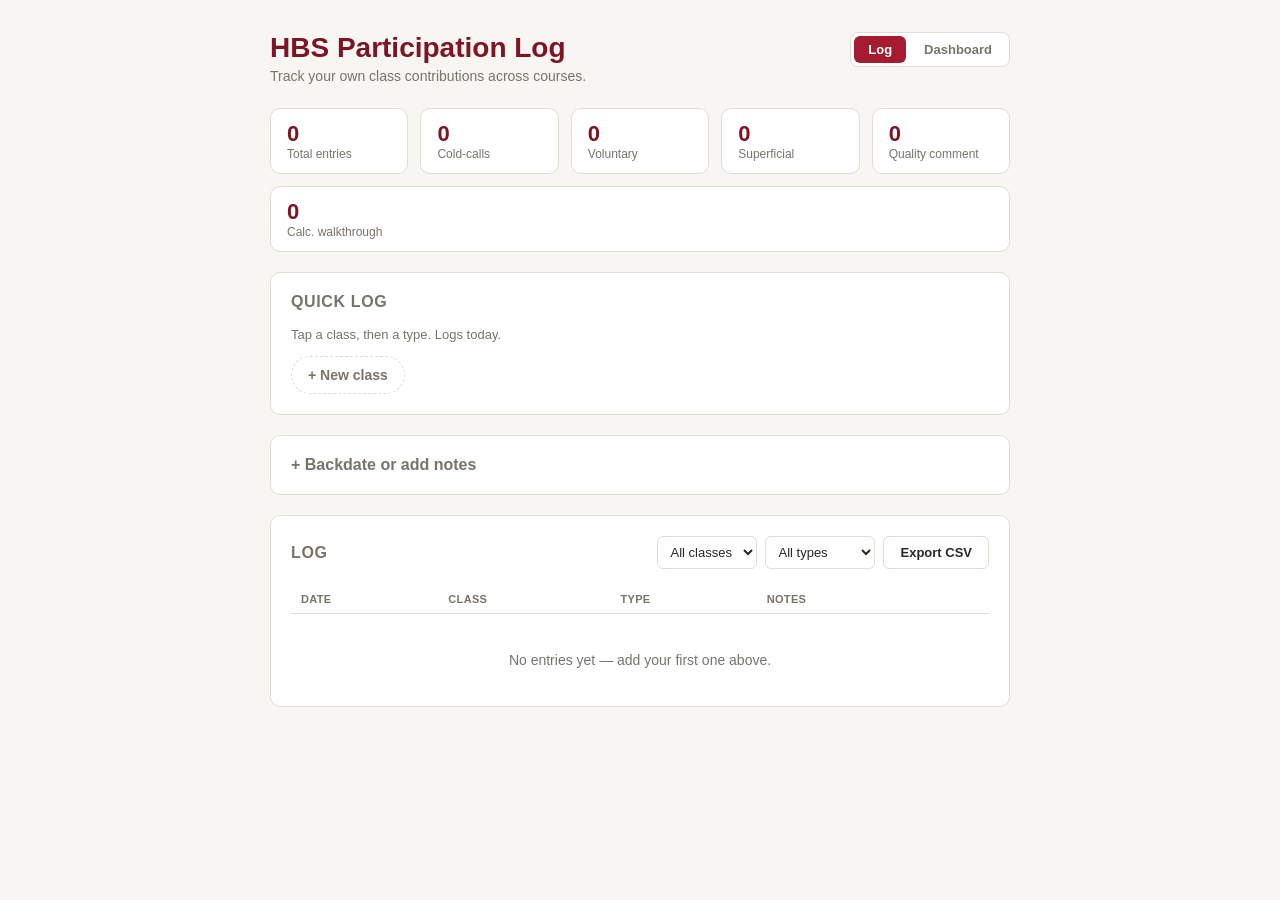
<file: index.html>
<!DOCTYPE html>
<html lang="en">
<head>
<meta charset="UTF-8">
<meta name="viewport" content="width=device-width, initial-scale=1.0">
<title>HBS Participation Log</title>
<link rel="stylesheet" href="style.css">
<link rel="manifest" href="manifest.json">
<meta name="theme-color" content="#a51c30">
<link rel="apple-touch-icon" href="icons/icon-180.png">
<meta name="apple-mobile-web-app-capable" content="yes">
<meta name="apple-mobile-web-app-status-bar-style" content="black-translucent">
<meta name="apple-mobile-web-app-title" content="Participation">
</head>
<body>
<div class="wrap">
  <header>
    <div class="title-row">
      <div>
        <h1>HBS Participation Log</h1>
        <p class="subtitle">Track your own class contributions across courses.</p>
      </div>
      <nav class="page-nav">
        <a class="nav-link" href="index.html" aria-current="page">Log</a>
        <a class="nav-link" href="dashboard.html">Dashboard</a>
      </nav>
    </div>
  </header>

  <section class="stats" id="stats"></section>

  <section class="card">
    <h2>Quick log</h2>
    <p class="quick-hint" id="quick-hint">Tap a class, then a type. Logs today.</p>

    <div class="chip-row" id="quick-classes"></div>

    <div class="quick-new-class" id="quick-new-class-wrap" hidden>
      <input type="text" id="quick-new-class-input" placeholder="New class name">
      <button type="button" class="btn small" id="quick-new-class-save">Add</button>
      <button type="button" class="btn small" id="quick-new-class-cancel">Cancel</button>
    </div>

    <div class="quick-types" id="quick-types" hidden>
      <div class="quick-selected" id="quick-selected-class"></div>
      <div class="chip-row">
        <button type="button" class="chip type-chip" data-type="Cold-call">Cold-call</button>
        <button type="button" class="chip type-chip" data-type="Voluntary">Voluntary</button>
        <button type="button" class="chip type-chip" data-type="No participation">Didn't speak</button>
        <button type="button" class="chip chip-ghost" id="quick-cancel-class">Cancel</button>
      </div>
      <div class="chip-row" id="quick-subtypes" hidden>
        <button type="button" class="chip subtype-chip" data-subtype="Superficial">Superficial</button>
        <button type="button" class="chip subtype-chip" data-subtype="Quality comment">Quality comment</button>
        <button type="button" class="chip subtype-chip" data-subtype="Calculation walkthrough">Calculation walkthrough</button>
      </div>
    </div>

    <p class="quick-confirm" id="quick-confirm" hidden></p>
  </section>

  <details class="card">
    <summary>Backdate or add notes</summary>
    <form id="entry-form">
      <div class="field-row">
        <div class="field">
          <label for="date">Date</label>
          <input type="date" id="date" required>
        </div>
        <div class="field">
          <label for="class-name">Class / Course</label>
          <input type="text" id="class-name" list="class-options" placeholder="e.g. FIN1, Strategy" required>
          <datalist id="class-options"></datalist>
        </div>
      </div>

      <div class="field">
        <label>Type</label>
        <div class="radio-row">
          <label class="radio"><input type="radio" name="type" value="Cold-call" checked> Cold-call</label>
          <label class="radio"><input type="radio" name="type" value="Voluntary"> Voluntary</label>
          <label class="radio"><input type="radio" name="type" value="No participation"> Didn't speak</label>
        </div>
      </div>

      <div class="field" id="subtype-field" hidden>
        <label for="subtype">Voluntary type</label>
        <select id="subtype">
          <option value="">Select one…</option>
          <option value="Superficial">Superficial</option>
          <option value="Quality comment">Quality comment</option>
          <option value="Calculation walkthrough">Calculation walkthrough</option>
        </select>
      </div>

      <div class="field">
        <label for="notes">Notes (optional)</label>
        <textarea id="notes" rows="2" placeholder="What did you say?"></textarea>
      </div>

      <button type="submit" class="btn primary">Add entry</button>
    </form>
  </details>

  <section class="card">
    <div class="log-header">
      <h2>Log</h2>
      <div class="filters">
        <select id="filter-class">
          <option value="">All classes</option>
        </select>
        <select id="filter-type">
          <option value="">All types</option>
          <option value="Cold-call">Cold-call</option>
          <option value="Voluntary">Voluntary</option>
          <option value="No participation">Didn't speak</option>
        </select>
        <button type="button" class="btn" id="export-btn">Export CSV</button>
      </div>
    </div>
    <div class="table-wrap">
      <table id="log-table">
        <thead>
          <tr>
            <th>Date</th>
            <th>Class</th>
            <th>Type</th>
            <th>Notes</th>
            <th></th>
          </tr>
        </thead>
        <tbody id="log-body"></tbody>
      </table>
      <p id="empty-state" class="empty-state" hidden>No entries yet — add your first one above.</p>
    </div>
  </section>
</div>
<script src="app.js"></script>
</body>
</html>
</file>
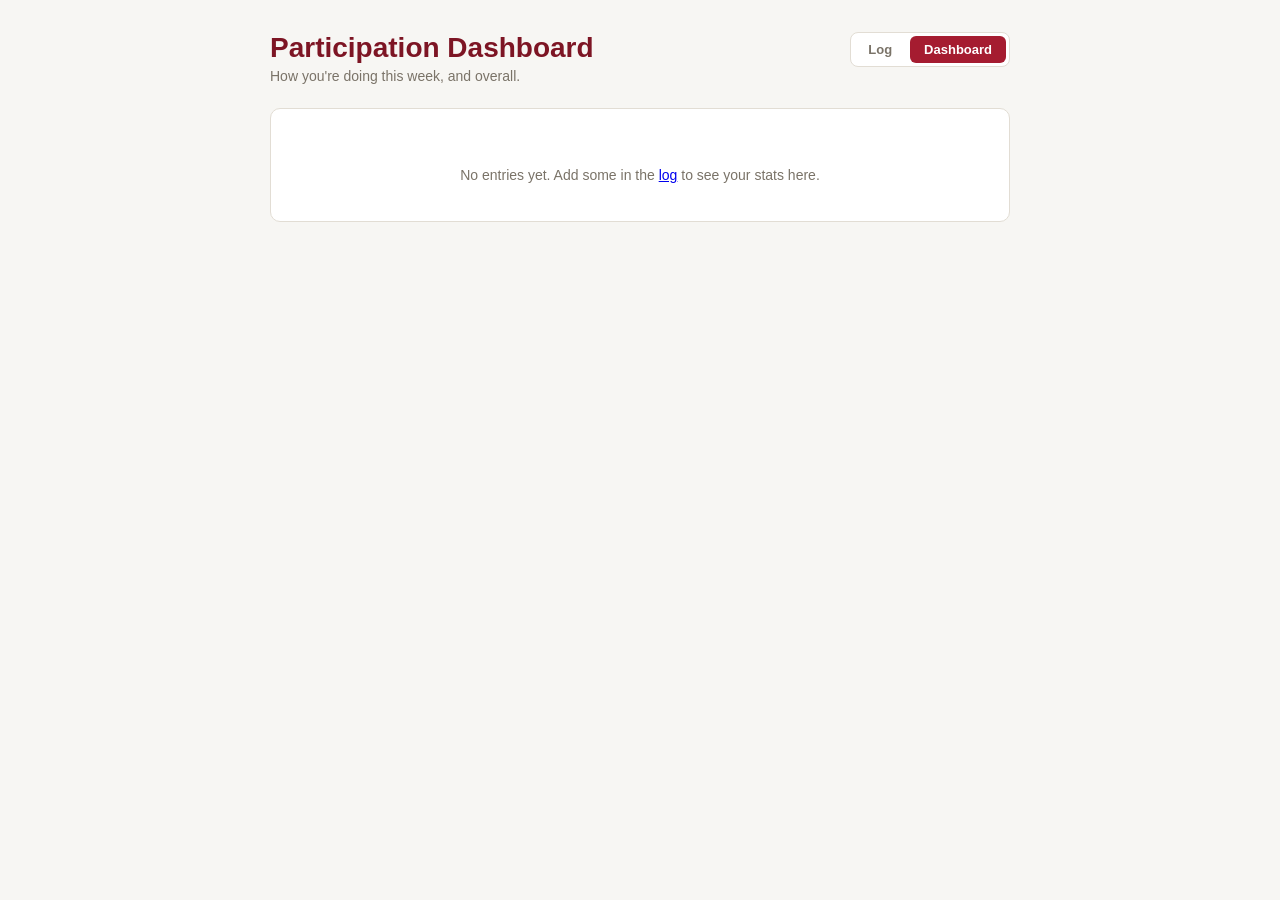
<file: dashboard.html>
<!DOCTYPE html>
<html lang="en">
<head>
<meta charset="UTF-8">
<meta name="viewport" content="width=device-width, initial-scale=1.0">
<title>Dashboard — HBS Participation Log</title>
<link rel="stylesheet" href="style.css">
<link rel="manifest" href="manifest.json">
<meta name="theme-color" content="#a51c30">
<link rel="apple-touch-icon" href="icons/icon-180.png">
<meta name="apple-mobile-web-app-capable" content="yes">
<meta name="apple-mobile-web-app-status-bar-style" content="black-translucent">
<meta name="apple-mobile-web-app-title" content="Participation">
</head>
<body>
<div class="wrap">
  <header>
    <div class="title-row">
      <div>
        <h1>Participation Dashboard</h1>
        <p class="subtitle">How you're doing this week, and overall.</p>
      </div>
      <nav class="page-nav">
        <a class="nav-link" href="index.html">Log</a>
        <a class="nav-link" href="dashboard.html" aria-current="page">Dashboard</a>
      </nav>
    </div>
  </header>

  <section class="card" id="empty-dashboard" hidden>
    <p class="empty-state">No entries yet. Add some in the <a href="index.html">log</a> to see your stats here.</p>
  </section>

  <div id="dashboard-content" hidden>
    <div class="control-bar">
      <div class="view-tabs" id="view-tabs">
        <button type="button" class="tab-btn" data-view="week" aria-current="page">This week</button>
        <button type="button" class="tab-btn" data-view="overall">Overall</button>
      </div>
    </div>

    <section class="card view-panel" id="view-week">
      <div class="section-header">
        <h2>This week</h2>
        <span class="section-sub" id="week-range"></span>
      </div>
      <div class="stats" id="week-stats"></div>

      <div class="chart-block">
        <div class="chart-title-row">
          <h3>Speaking pace</h3>
          <span class="section-sub">Aim: speak at least once every 2–3 classes</span>
        </div>
        <div id="pace-list" class="pace-row"></div>
      </div>

      <div class="chart-block">
        <div class="chart-title-row">
          <h3>By class, by day</h3>
          <div class="legend" id="week-legend"></div>
        </div>
        <div id="week-grid" class="table-wrap"></div>
      </div>
    </section>

    <section class="card view-panel" id="view-overall" hidden>
      <div class="section-header">
        <h2>Overall</h2>
        <span class="section-sub" id="overall-range"></span>
      </div>
      <div class="stats" id="overall-stats"></div>

      <div class="chart-block">
        <div class="chart-title-row">
          <h3>Breakdown by class</h3>
        </div>
        <div id="class-breakdown" class="table-wrap"></div>
      </div>
    </section>
  </div>
</div>
<script src="dashboard.js"></script>
</body>
</html>
</file>
<file: style.css>
:root {
  --bg: #f7f6f3;
  --card: #ffffff;
  --border: #e2ddd4;
  --text: #2b2824;
  --muted: #7a7368;
  --accent: #a51c30;
  --accent-dark: #7d1524;
  --coldcall: #d9663f;
  --voluntary: #2f6f4e;

  /* dataviz palette (light) */
  --viz-surface: #fcfcfb;
  --viz-text-primary: #0b0b0b;
  --viz-text-secondary: #52514e;
  --viz-muted: #898781;

  /* weekly heatmap: binary spoke / didn't speak */
  --heat-no: #f3f2ef;
  --heat-yes: #2a78d6;
}

@media (prefers-color-scheme: dark) {
  :root:not([data-theme="light"]) {
    --viz-surface: #1a1a19;
    --viz-text-primary: #ffffff;
    --viz-text-secondary: #c3c2b7;
    --viz-muted: #898781;
    --heat-no: #232320;
    --heat-yes: #3987e5;
  }
}
:root[data-theme="dark"] {
  --viz-surface: #1a1a19;
  --viz-text-primary: #ffffff;
  --viz-text-secondary: #c3c2b7;
  --viz-muted: #898781;
  --heat-no: #232320;
  --heat-yes: #3987e5;
}

* { box-sizing: border-box; }

body {
  margin: 0;
  background: var(--bg);
  color: var(--text);
  font-family: -apple-system, BlinkMacSystemFont, "Segoe UI", Helvetica, Arial, sans-serif;
}

.wrap {
  max-width: 780px;
  margin: 0 auto;
  padding: 32px 20px 80px;
}

header h1 {
  margin: 0 0 4px;
  font-size: 28px;
  color: var(--accent-dark);
}

.subtitle {
  margin: 0 0 24px;
  color: var(--muted);
  font-size: 14px;
}

.card {
  background: var(--card);
  border: 1px solid var(--border);
  border-radius: 10px;
  padding: 20px;
  margin-bottom: 20px;
}

.card h2 {
  margin: 0 0 16px;
  font-size: 16px;
  text-transform: uppercase;
  letter-spacing: 0.04em;
  color: var(--muted);
}

.field-row {
  display: flex;
  gap: 12px;
}

.field {
  margin-bottom: 14px;
  flex: 1;
}

label {
  display: block;
  font-size: 13px;
  font-weight: 600;
  margin-bottom: 4px;
}

input[type="text"], input[type="date"], select, textarea {
  width: 100%;
  padding: 8px 10px;
  border: 1px solid var(--border);
  border-radius: 6px;
  font-size: 14px;
  font-family: inherit;
  background: #fff;
  color: var(--text);
}

textarea { resize: vertical; }

.radio-row {
  display: flex;
  gap: 20px;
}

.radio {
  display: flex;
  align-items: center;
  gap: 6px;
  font-weight: 500;
  font-size: 14px;
}

.radio input { margin: 0; }

.btn {
  padding: 8px 16px;
  border-radius: 6px;
  border: 1px solid var(--border);
  background: #fff;
  color: var(--text);
  font-size: 13px;
  font-weight: 600;
  cursor: pointer;
}

.btn:hover { background: #f1efe9; }

.btn.primary {
  background: var(--accent);
  border-color: var(--accent);
  color: #fff;
}

.btn.primary:hover { background: var(--accent-dark); }

.btn.small {
  padding: 4px 10px;
  font-size: 12px;
}

/* --- quick log --- */

.quick-hint {
  margin: 0 0 14px;
  color: var(--muted);
  font-size: 13px;
}

.chip-row {
  display: flex;
  flex-wrap: wrap;
  gap: 8px;
}

.chip-row[hidden] { display: none; }

.chip {
  padding: 10px 16px;
  border-radius: 999px;
  border: 1px solid var(--border);
  background: #fff;
  color: var(--text);
  font-size: 14px;
  font-weight: 600;
  cursor: pointer;
  font-family: inherit;
}

.chip:hover { background: #f1efe9; }

.chip.class-chip:active,
.chip.type-chip:active,
.chip.subtype-chip:active {
  background: var(--accent);
  border-color: var(--accent);
  color: #fff;
}

.chip.chip-ghost {
  background: transparent;
  color: var(--muted);
  border-style: dashed;
}

.quick-new-class {
  display: flex;
  gap: 8px;
  margin-top: 10px;
}

.quick-new-class[hidden] { display: none; }

.quick-new-class input {
  flex: 1;
  padding: 8px 10px;
  border: 1px solid var(--border);
  border-radius: 6px;
  font-size: 14px;
  font-family: inherit;
}

.quick-types {
  margin-top: 16px;
  padding-top: 16px;
  border-top: 1px solid var(--border);
}

.quick-selected {
  font-size: 13px;
  color: var(--muted);
  margin-bottom: 8px;
}

.quick-selected::before {
  content: "Class: ";
}

#quick-subtypes {
  margin-top: 10px;
}

.quick-confirm {
  margin: 14px 0 0;
  font-size: 14px;
  font-weight: 600;
  color: var(--voluntary);
}

details.card summary {
  cursor: pointer;
  font-size: 16px;
  font-weight: 700;
  color: var(--muted);
  list-style: none;
}

details.card summary::-webkit-details-marker { display: none; }

details.card summary::before {
  content: "+ ";
}

details.card[open] summary::before {
  content: "– ";
}

details.card[open] summary {
  margin-bottom: 16px;
}

.log-header {
  display: flex;
  justify-content: space-between;
  align-items: center;
  flex-wrap: wrap;
  gap: 10px;
  margin-bottom: 16px;
}

.log-header h2 { margin: 0; }

.filters {
  display: flex;
  gap: 8px;
}

.filters select {
  width: auto;
  font-size: 13px;
  padding: 6px 8px;
}

.table-wrap { overflow-x: auto; }

table {
  width: 100%;
  border-collapse: collapse;
  font-size: 13px;
}

th, td {
  text-align: left;
  padding: 8px 10px;
  border-bottom: 1px solid var(--border);
  vertical-align: top;
}

th {
  color: var(--muted);
  font-size: 11px;
  text-transform: uppercase;
  letter-spacing: 0.03em;
}

.badge {
  display: inline-block;
  padding: 2px 8px;
  border-radius: 999px;
  font-size: 12px;
  font-weight: 600;
  white-space: nowrap;
}

.badge.coldcall { background: rgba(217,102,63,0.15); color: var(--coldcall); }
.badge.voluntary { background: rgba(47,111,78,0.15); color: var(--voluntary); }
.badge.noparticipation { background: rgba(122,115,104,0.15); color: var(--muted); }

.empty-state {
  text-align: center;
  color: var(--muted);
  padding: 24px 0 4px;
  font-size: 14px;
}

.stats {
  display: flex;
  gap: 12px;
  margin-bottom: 20px;
  flex-wrap: wrap;
}

.stat {
  background: var(--card);
  border: 1px solid var(--border);
  border-radius: 10px;
  padding: 12px 16px;
  flex: 1;
  min-width: 120px;
}

.stat .num {
  font-size: 22px;
  font-weight: 700;
  color: var(--accent-dark);
}

.stat .label {
  font-size: 12px;
  color: var(--muted);
}

/* --- dashboard --- */

.title-row {
  display: flex;
  justify-content: space-between;
  align-items: flex-start;
  gap: 16px;
  margin-bottom: 24px;
}

.title-row h1 { margin: 0 0 4px; }
.title-row .subtitle { margin: 0; }

.page-nav {
  display: flex;
  gap: 4px;
  background: var(--card);
  border: 1px solid var(--border);
  border-radius: 8px;
  padding: 3px;
  flex-shrink: 0;
}

.nav-link {
  padding: 6px 14px;
  border-radius: 6px;
  font-size: 13px;
  font-weight: 600;
  color: var(--muted);
  text-decoration: none;
}

.nav-link[aria-current="page"] {
  background: var(--accent);
  color: #fff;
}

.control-bar {
  display: flex;
  justify-content: space-between;
  align-items: center;
  flex-wrap: wrap;
  gap: 12px;
  margin-bottom: 16px;
}

.view-tabs {
  display: flex;
  gap: 4px;
  background: var(--card);
  border: 1px solid var(--border);
  border-radius: 8px;
  padding: 3px;
}

.tab-btn {
  padding: 7px 16px;
  border-radius: 6px;
  border: none;
  background: transparent;
  color: var(--muted);
  font-size: 13px;
  font-weight: 600;
  cursor: pointer;
  font-family: inherit;
}

.tab-btn[aria-current="page"] {
  background: var(--accent);
  color: #fff;
}

.section-header {
  display: flex;
  justify-content: space-between;
  align-items: baseline;
  margin-bottom: 16px;
  flex-wrap: wrap;
  gap: 6px;
}

.section-header h2 {
  margin: 0;
  font-size: 16px;
  text-transform: uppercase;
  letter-spacing: 0.04em;
  color: var(--muted);
}

.section-sub {
  font-size: 13px;
  color: var(--muted);
}

.chart-block { margin-top: 12px; }

.chart-title-row {
  display: flex;
  justify-content: space-between;
  align-items: baseline;
  flex-wrap: wrap;
  gap: 8px;
  margin-bottom: 6px;
}

.chart-title-row h3 {
  margin: 0;
  font-size: 14px;
  color: var(--text);
}

.legend {
  display: flex;
  gap: 14px;
}

.legend-item {
  display: flex;
  align-items: center;
  gap: 6px;
  font-size: 12px;
  color: var(--viz-text-secondary);
}

/* --- speaking pace pills --- */

.pace-row {
  display: flex;
  flex-wrap: nowrap;
  gap: 8px;
  overflow-x: auto;
  padding-bottom: 2px;
}

.pace-pill {
  display: flex;
  align-items: center;
  gap: 6px;
  padding: 6px 12px;
  border-radius: 999px;
  flex-shrink: 0;
  white-space: nowrap;
  font-size: 13px;
  font-weight: 600;
  border: 1px solid transparent;
}

.pace-pill .pace-dot {
  width: 8px;
  height: 8px;
  border-radius: 50%;
  flex-shrink: 0;
}

.pace-pill.pace-good {
  background: rgba(12,163,12,0.12);
  color: #0b6b0b;
}
.pace-pill.pace-good .pace-dot { background: #0ca30c; }

.pace-pill.pace-due {
  background: rgba(208,59,59,0.12);
  color: #a52d2d;
}
.pace-pill.pace-due .pace-dot { background: #d03b3b; }

.pace-pill.pace-none {
  background: var(--bg);
  color: var(--muted);
  border-color: var(--border);
}
.pace-pill.pace-none .pace-dot { background: var(--border); }

.hbar-empty {
  color: var(--viz-muted);
  font-size: 13px;
  padding: 16px 12px;
  margin: 0;
}

/* --- weekly class x day heatmap --- */

.heatmap {
  border-collapse: separate;
  border-spacing: 3px;
}

.heatmap th {
  border-bottom: none;
  text-align: center;
  padding: 4px 10px;
  font-size: 11px;
}

.heatmap th .day-num {
  display: block;
  font-size: 10px;
  color: var(--viz-muted);
  font-weight: 400;
}

.heatmap-rowlabel {
  border-bottom: none;
  text-align: right;
  padding: 6px 10px;
  font-size: 12px;
  color: var(--viz-text-secondary);
  white-space: nowrap;
}

.heat-cell {
  border-bottom: none;
  text-align: center;
  min-width: 34px;
  height: 30px;
  border-radius: 6px;
  font-size: 13px;
  font-weight: 600;
}

.heat-cell.heat-no { background: var(--heat-no); color: var(--viz-muted); }
.heat-cell.heat-yes { background: var(--heat-yes); color: #ffffff; }
.heat-cell.heat-blank { background: transparent; border: 1px dashed var(--border); }

.heat-swatch {
  width: 14px;
  height: 14px;
  border-radius: 4px;
  display: inline-block;
}

.heat-swatch.heat-no { background: var(--heat-no); border: 1px solid var(--border); }
.heat-swatch.heat-yes { background: var(--heat-yes); }
</file>
